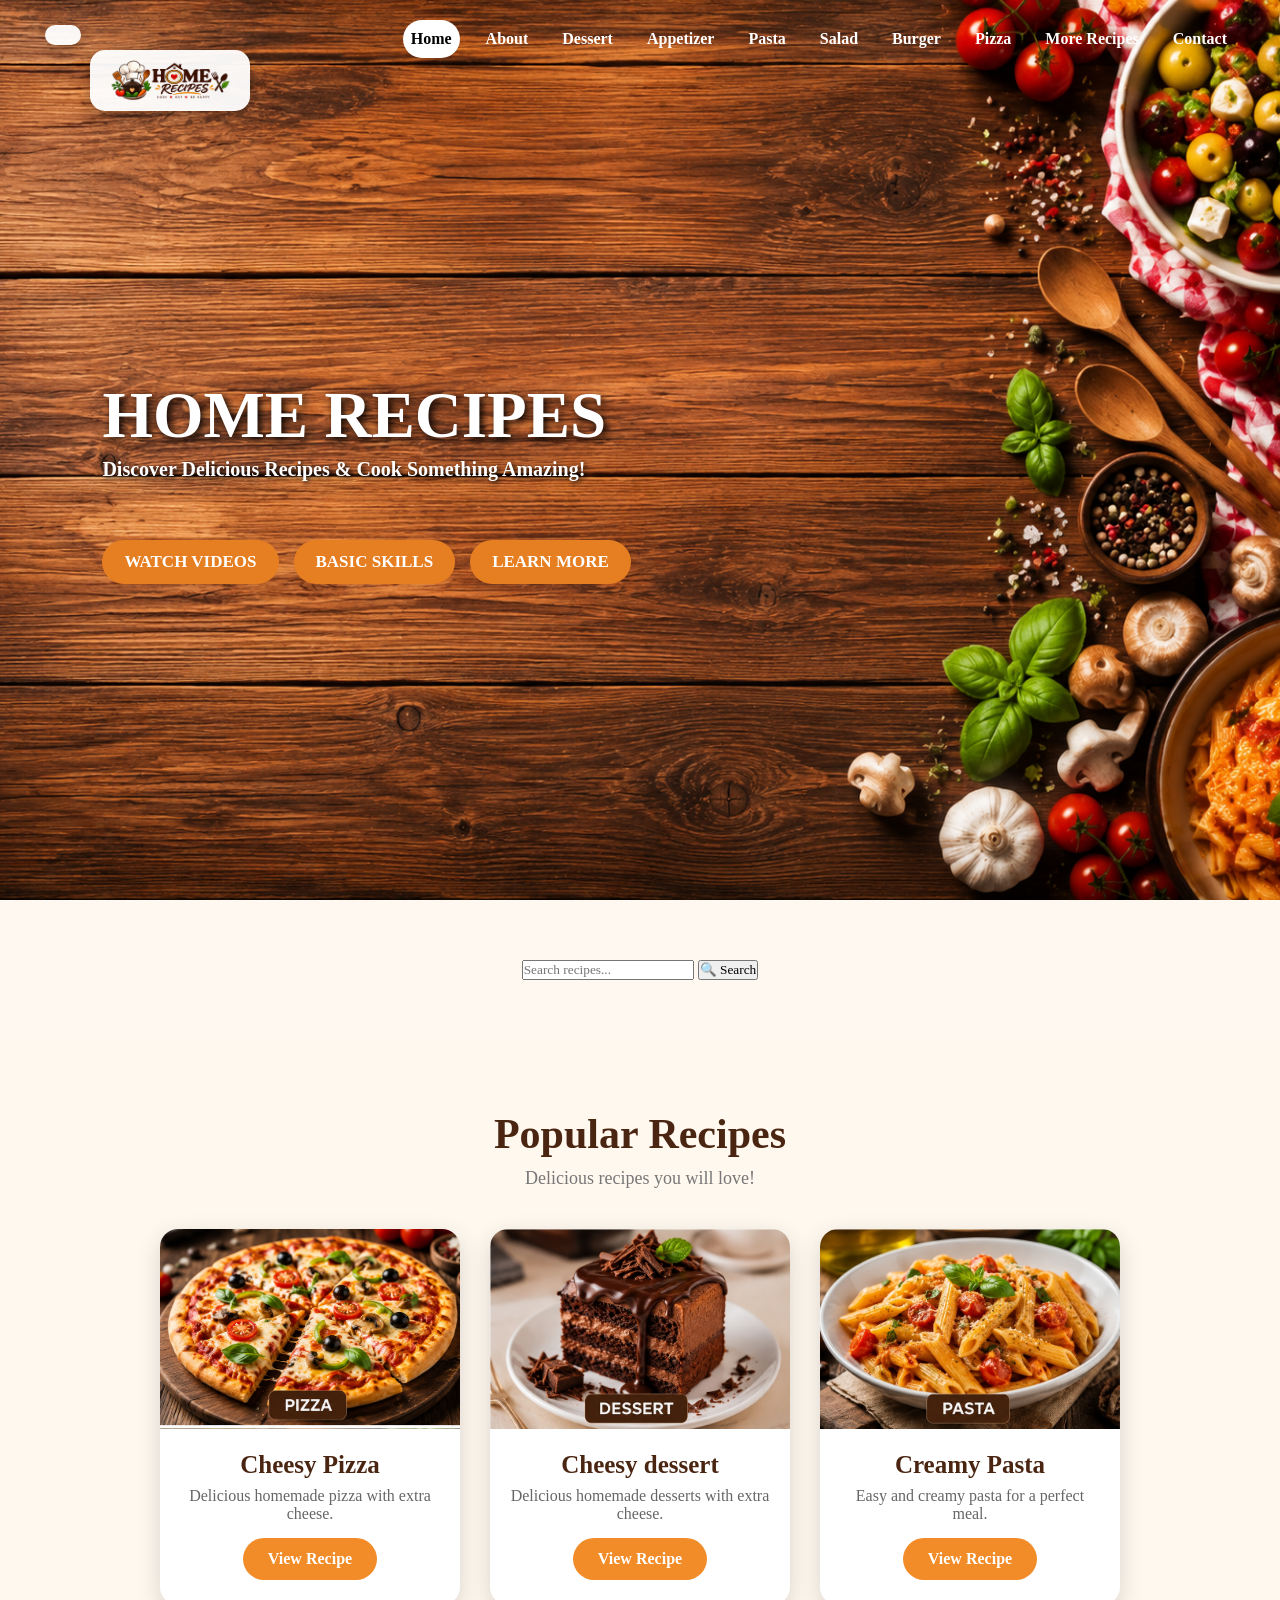
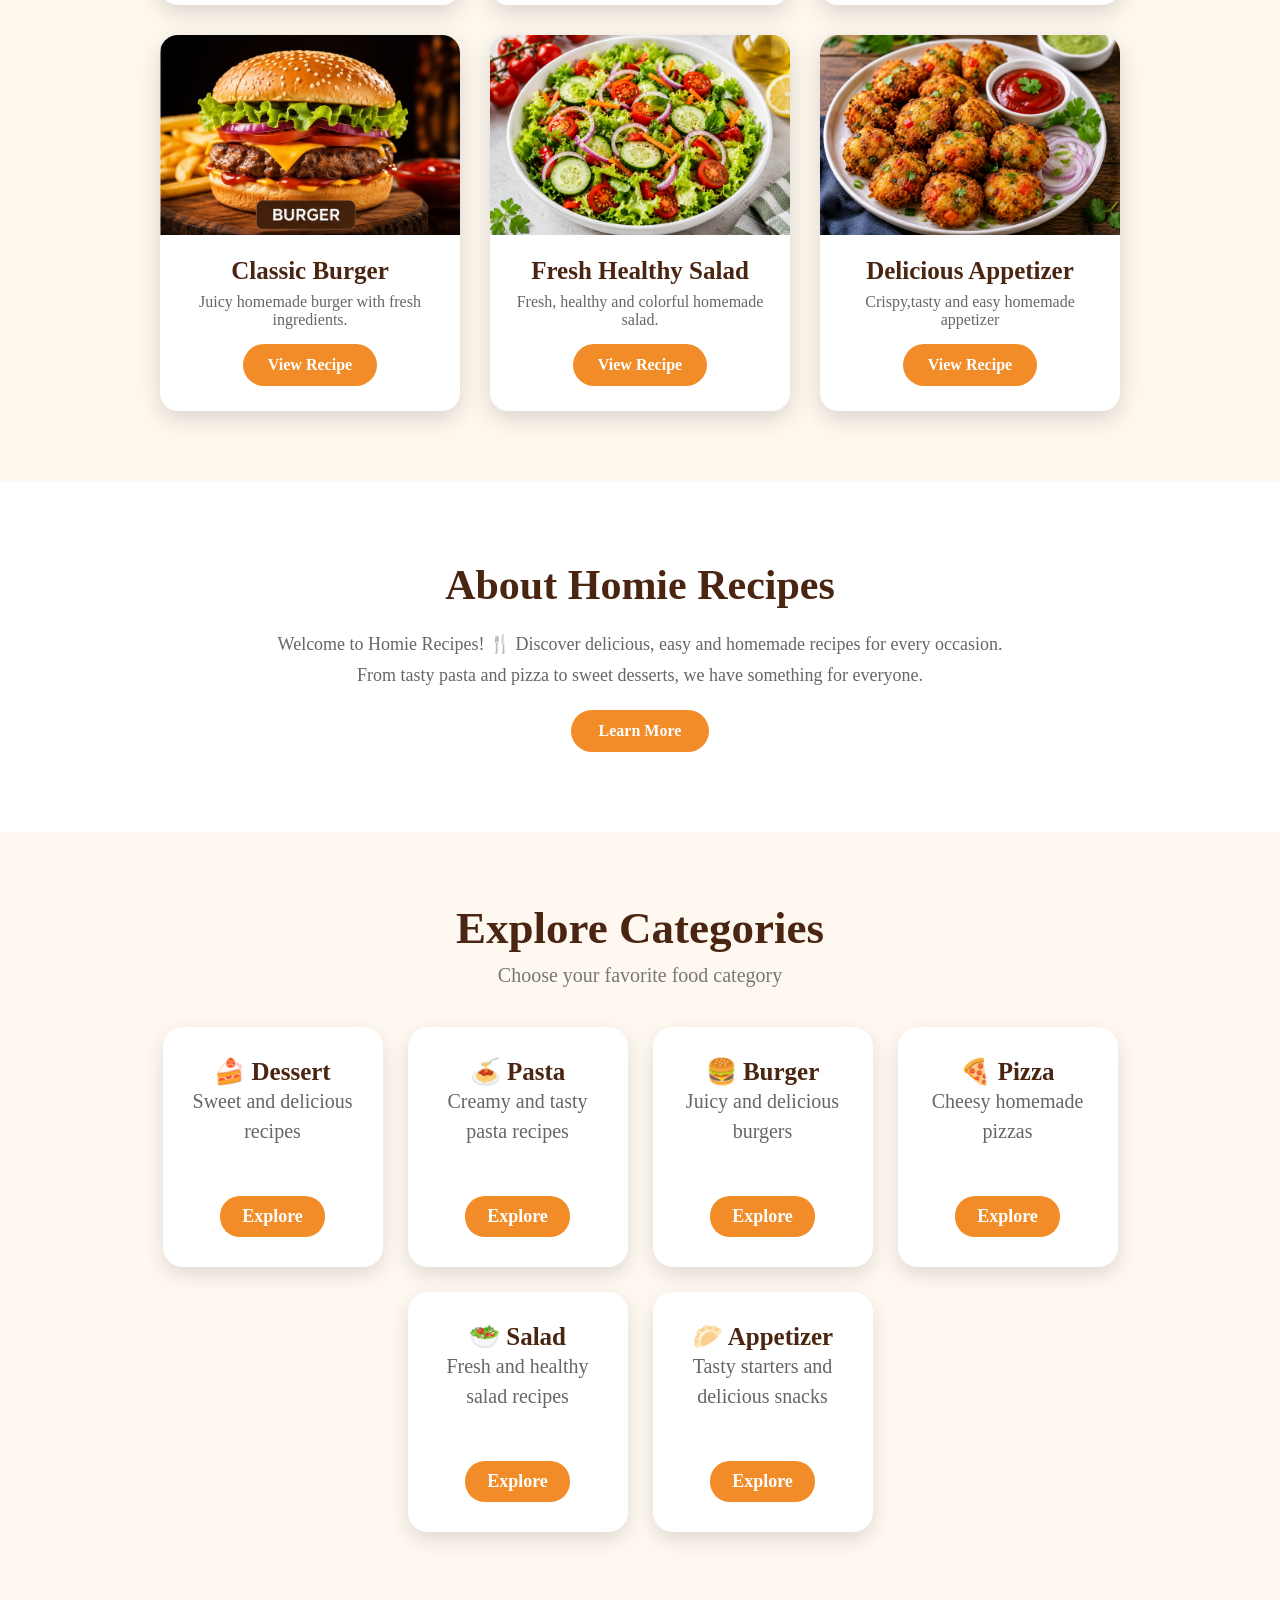
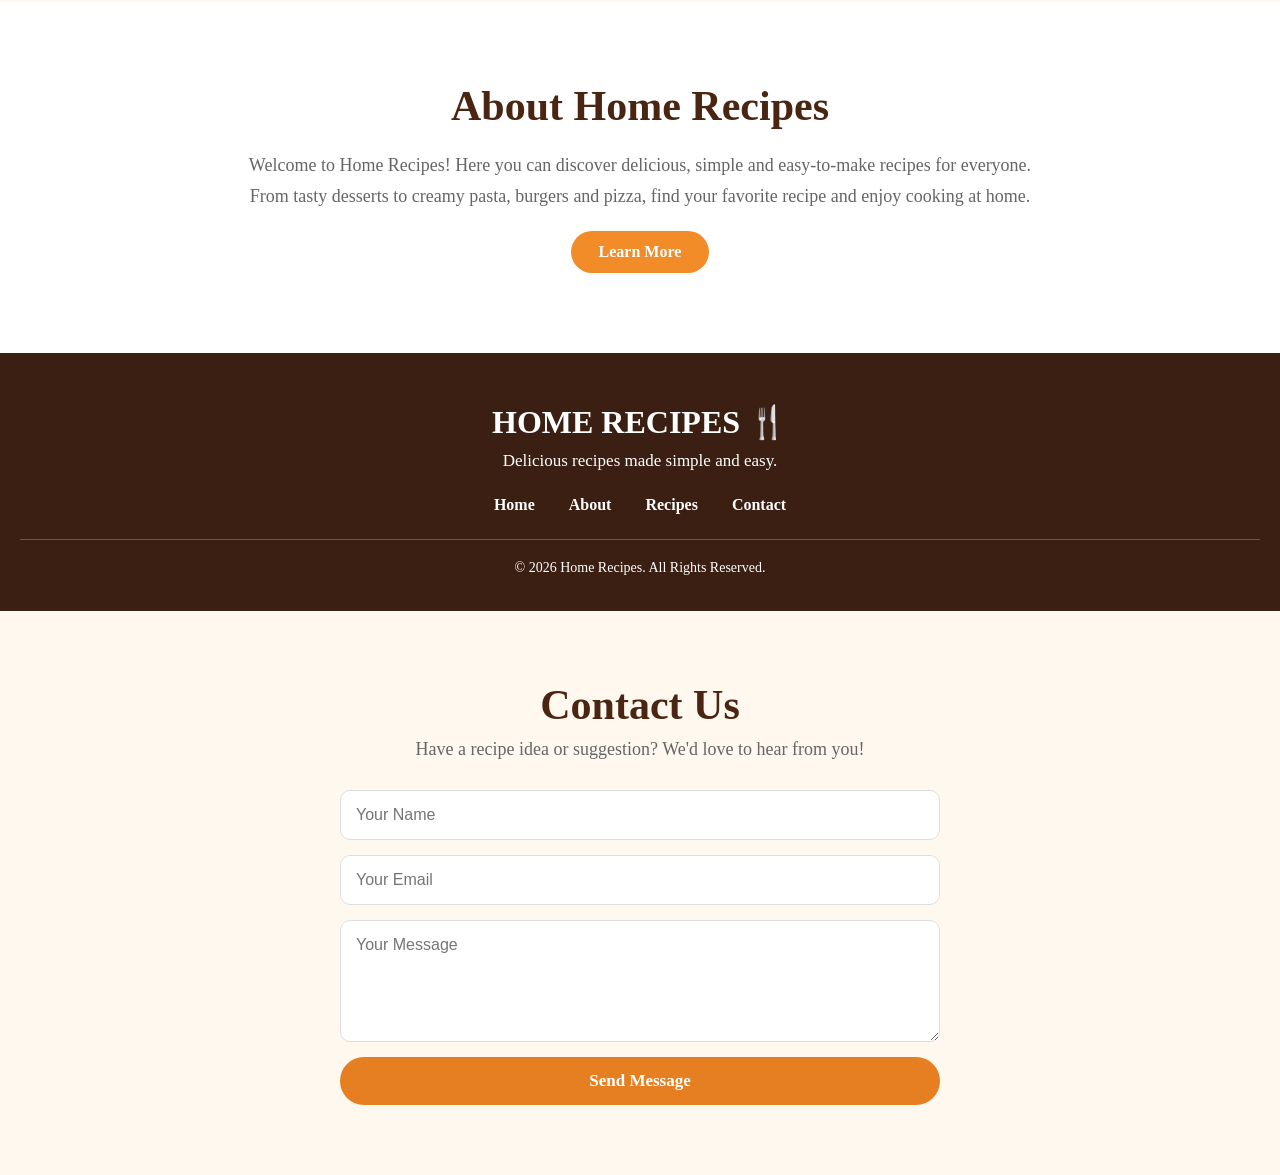
<file: index.html>
<!DOCTYPE html>
<html lang="en">
<head>
    
    <title>HOMIE RECIPES</title>
    <link rel="stylesheet" href="style.css">
</head>
<body>
    <header class="header">
        <div class="main">
            <div class="logo">
                <img src="logo.png" class="logo">
               

            </div>
            <ul>
                <li class="active"><a href="index.html">Home</a></li>
                <li><a href="about.html">About</a></li>
                <li><a href="dessert.html">Dessert</a></li>
                <li><a href="appetizer.html">Appetizer</a></li>
                <li><a href="pasta.html">Pasta</a></li>
                <li><a href="salad.html">Salad</a></li>
                <li><a href="burger.html">Burger</a></li>
                <li><a href="pizza.html">Pizza</a></li>
                <li><a href="#recipes">More Recipes</a></li>
                <li><a href="#contact">Contact</a></li>

            </ul>
        </div>
        <div class="title">
            <h1>HOME RECIPES</h1>
            <p>Discover Delicious Recipes & Cook Something Amazing!</p>
        </div>
        <div class="button">
            <a href="videos.html" class="btn">WATCH VIDEOS</a>
            <a href="skill.html" class="btn">BASIC SKILLS</a>
            <a href="about.html" class="btn">LEARN MORE</a>

        </div>
    </header>
<section class="search-section">
    <input type="text" id="searchInput" placeholder="Search recipes...">
    <button onclick="searchRecipe()">🔍 Search</button>
    <p id="searchResult"></p>
</section>
    <section class="recipes" id="recipes">
    <h2>Popular Recipes</h2>
    <p class="recipe-subtitle">Delicious recipes you will love!</p>

    <div class="recipe-container">

        <div class="recipe-card">
            <img src="pizza.jpg" alt="Pizza">
            <h3>Cheesy Pizza</h3>
            <p>Delicious homemade pizza with extra cheese.</p>
            <a href="pizza.html">View Recipe</a>
        </div>
          <div class="recipe-card">
            <img src="dessert.jpg" alt="Dessert">
            <h3>Cheesy dessert</h3>
            <p>Delicious homemade desserts with extra cheese.</p>
            <a href="dessert.html">View Recipe</a>
        </div>

        <div class="recipe-card">
            <img src="pasta.jpg" alt="Pasta">
            <h3>Creamy Pasta</h3>
            <p>Easy and creamy pasta for a perfect meal.</p>
            <a href="pasta.html">View Recipe</a>
        </div>

        <div class="recipe-card">
            <img src="burger.jpg" alt="Burger">
            <h3>Classic Burger</h3>
            <p>Juicy homemade burger with fresh ingredients.</p>
            <a href="burger.html">View Recipe</a>
        </div>
        <div class="recipe-card">
             <img src="salad.jpg" alt="Fresh Salad">
             <h3>Fresh Healthy Salad</h3>
             <p>Fresh, healthy and colorful homemade salad.</p>
             <a href="salad.html">View Recipe</a>
        </div>
        <div class="recipe-card">
            <img src="appetizer.jpg" alt="Appetizer">
            <h3>Delicious Appetizer</h3>
            <p>Crispy,tasty and easy homemade appetizer</p>
            <a href="appetizer.html">View Recipe</a>

        </div>

    </div>
</section>

<section class="about" id="about">
    <div class="about-content">
        <h2>About Homie Recipes</h2>

        <p>
            Welcome to Homie Recipes! 🍴
            Discover delicious, easy and homemade recipes
            for every occasion.
        </p>

        <p>
            From tasty pasta and pizza to sweet desserts,
            we have something for everyone.
        </p>

        <a href="#" class="about-btn">Learn More</a>
    </div>
</section>
<section class="categories">

    <h2>Explore Categories</h2>
    <p>Choose your favorite food category</p>

    <div class="category-container">

        <div class="category-card">
            <h3>🍰 Dessert</h3>
            <p>Sweet and delicious recipes</p>
            <a href="dessert.html">Explore</a>
        </div>

        <div class="category-card">
            <h3>🍝 Pasta</h3>
            <p>Creamy and tasty pasta recipes</p>
            <a href="pasta.html">Explore</a>
        </div>

        <div class="category-card">
            <h3>🍔 Burger</h3>
            <p>Juicy and delicious burgers</p>
            <a href="burger.html">Explore</a>
        </div>

        <div class="category-card">
            <h3>🍕 Pizza</h3>
            <p>Cheesy homemade pizzas</p>
            <a href="pizza.html">Explore</a>
        </div>
        <div class="category-card">
            <h3>🥗 Salad</h3>
            <p>Fresh and healthy salad recipes</p>
            <a href="salad.html">Explore</a>
        </div>
        <div class="category-card">
            <h3>🥟 Appetizer</h3>
            <p>Tasty starters and delicious snacks</p>
            <a href="appetizer.html">Explore</a>
        </div>

    </div>

</section>
<section class="about" id="about">
    <div class="about-content">
        <h2>About Home Recipes</h2>

        <p>
            Welcome to Home Recipes! Here you can discover
            delicious, simple and easy-to-make recipes for everyone.
        </p>

        <p>
            From tasty desserts to creamy pasta, burgers and pizza,
            find your favorite recipe and enjoy cooking at home.
        </p>

        <a href="#" class="about-btn">Learn More</a>
    </div>
</section>
<footer class="footer">

    <h2>HOME RECIPES 🍴</h2>

    <p>Delicious recipes made simple and easy.</p>

    <div class="footer-links">
        <a href="#">Home</a>
        <a href="#">About</a>
        <a href="#">Recipes</a>
        <a href="#">Contact</a>
    </div>

    <p class="copyright">
        © 2026 Home Recipes. All Rights Reserved.
    </p>

</footer>
<script>
function searchRecipe() {

    let search = document.getElementById("searchInput").value.toLowerCase();
    let result = document.getElementById("searchResult");

    if (search.includes("pizza")) {
        window.location.href = "pizza.html";
    }
    else if (search.includes("pasta")) {
        window.location.href = "pasta.html";
    }
    else if (search.includes("burger")) {
        window.location.href = "burger.html";
    }
    else if (search.includes("dessert")) {
        window.location.href = "dessert.html";
    }
    else {
        result.innerHTML = "Recipe not found 😕";
    }
}
</script>
<section class="contact" id="contact">

    <h2>Contact Us</h2>
    <p>Have a recipe idea or suggestion? We'd love to hear from you!</p>

    <form class="contact-form">

        <input type="text" placeholder="Your Name" required>

        <input type="email" placeholder="Your Email" required>

        <textarea placeholder="Your Message" rows="5" required></textarea>

        <button type="submit">Send Message</button>

    </form>

</section>
</body>
</html>
</file>
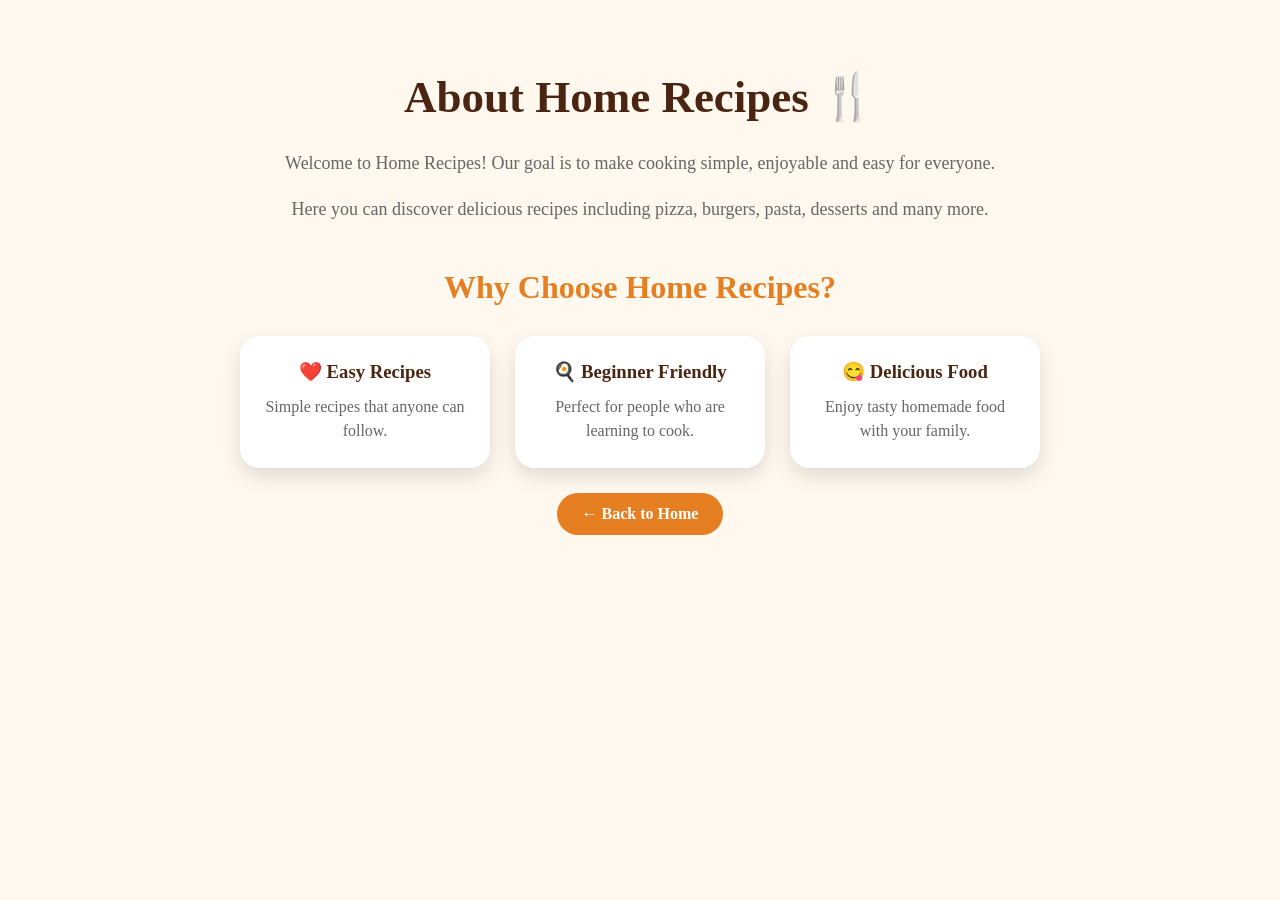
<file: about.html>
<!DOCTYPE html>
<html lang="en">
<head>
    <meta charset="UTF-8">
    <meta name="viewport" content="width=device-width, initial-scale=1.0">
    <title>About Us - Home Recipes</title>
    <link rel="stylesheet" href="style.css">
</head>

<body>

<section class="about-page">

    <h1>About Home Recipes 🍴</h1>

    <p>
        Welcome to Home Recipes!
        Our goal is to make cooking simple, enjoyable and easy for everyone.
    </p>

    <p>
        Here you can discover delicious recipes including
        pizza, burgers, pasta, desserts and many more.
    </p>

    <h2>Why Choose Home Recipes?</h2>

    <div class="about-box">
        <div>
            <h3>❤️ Easy Recipes</h3>
            <p>Simple recipes that anyone can follow.</p>
        </div>

        <div>
            <h3>🍳 Beginner Friendly</h3>
            <p>Perfect for people who are learning to cook.</p>
        </div>

        <div>
            <h3>😋 Delicious Food</h3>
            <p>Enjoy tasty homemade food with your family.</p>
        </div>
    </div>

    <a href="index.html" class="back-btn">← Back to Home</a>

</section>

</body>
</html>
</file>
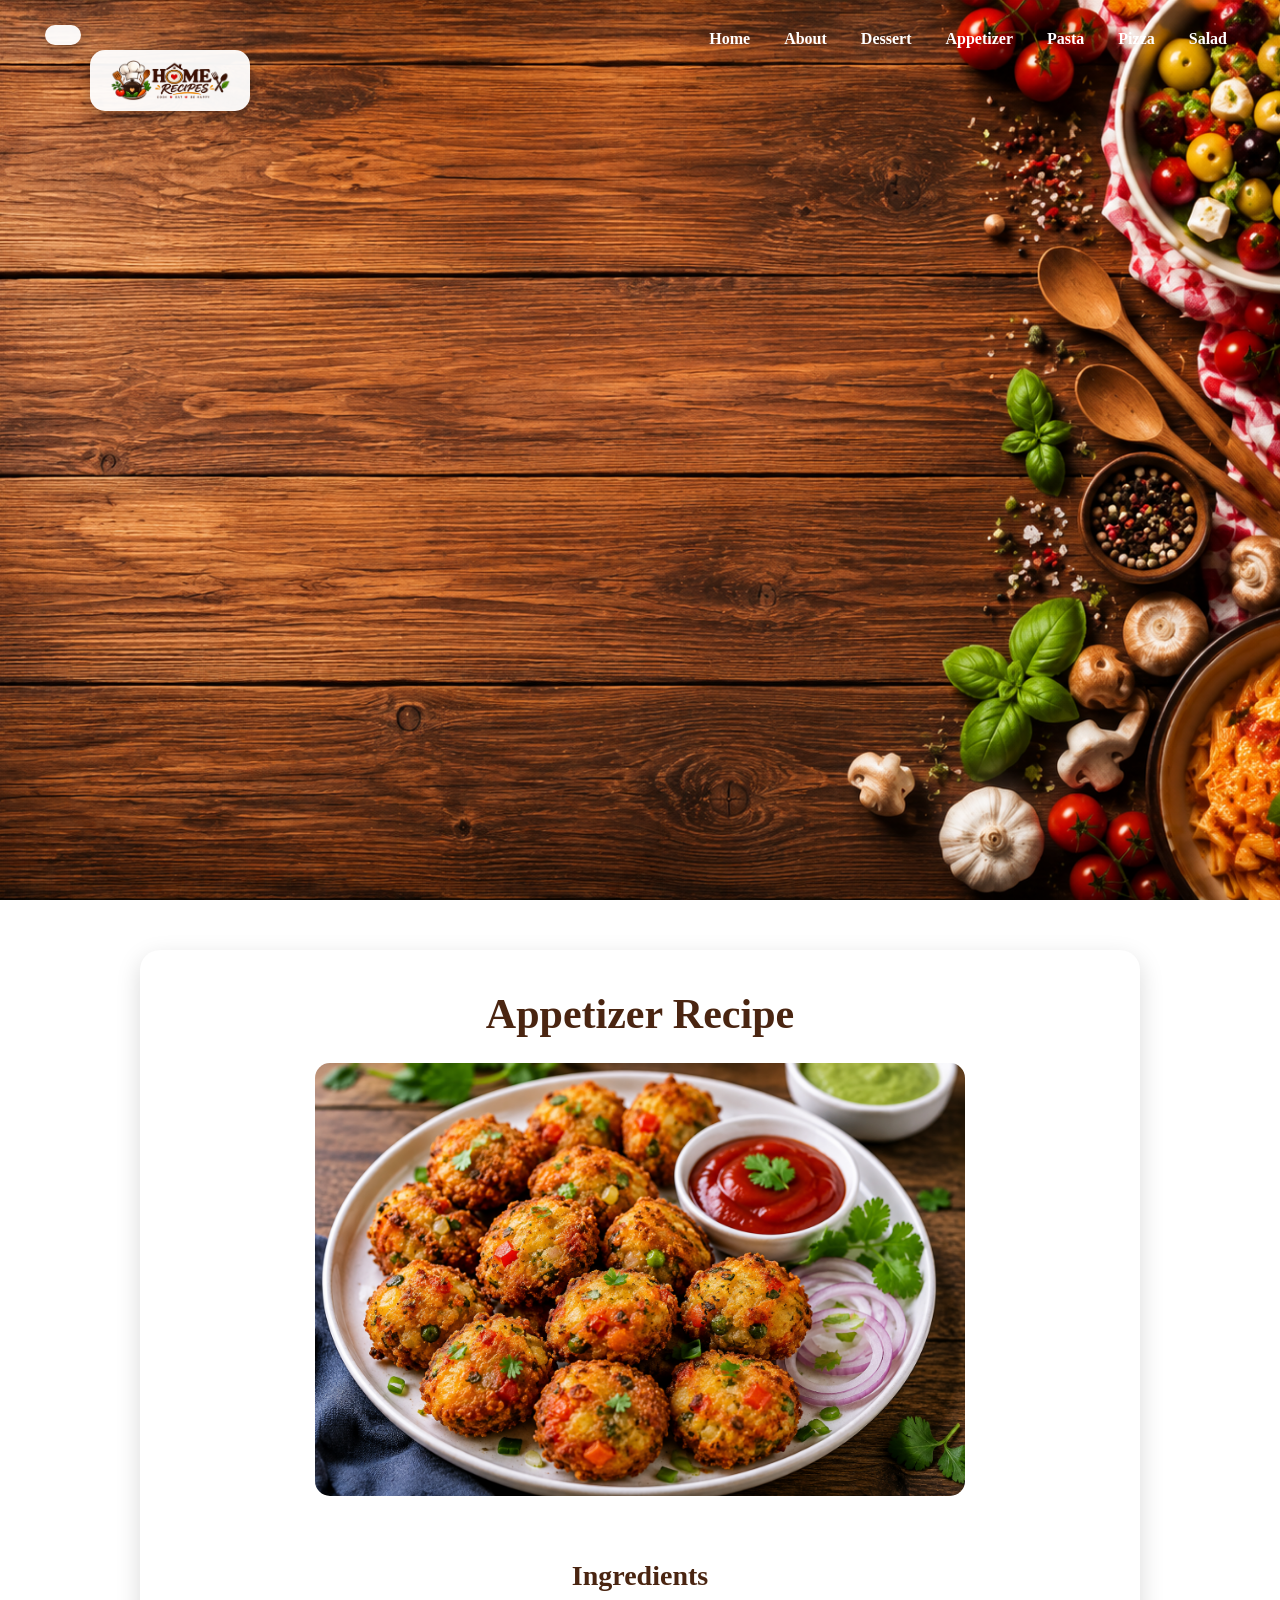
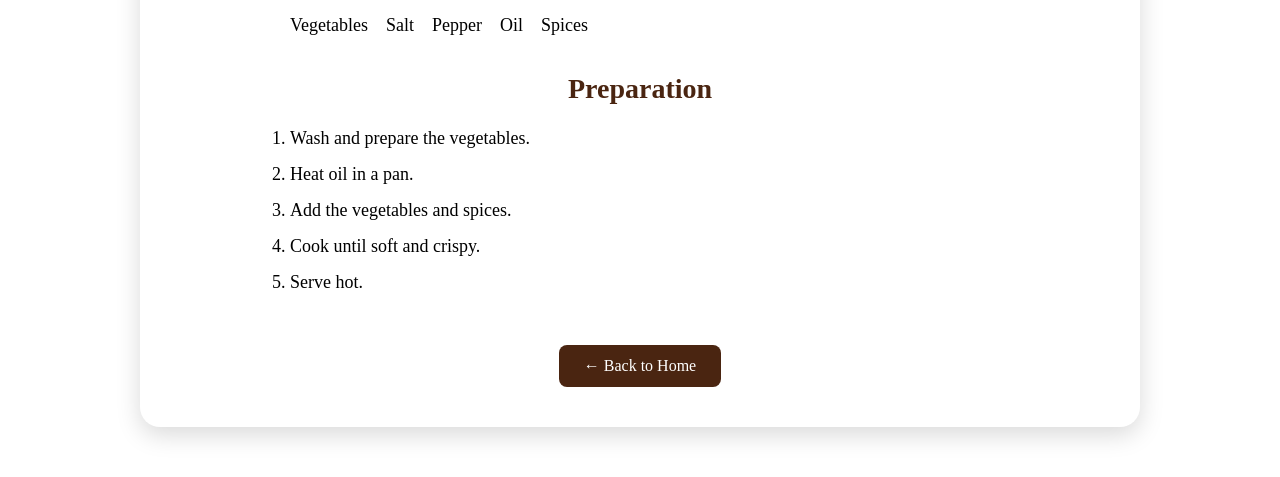
<file: appetizer.html>
<!DOCTYPE html>
<html lang="en">
<head>
    <meta charset="UTF-8">
    <meta name="viewport" content="width=device-width, initial-scale=1.0">
    <title>Appetizer - Home Recipes</title>
    <link rel="stylesheet" href="style.css">
</head>

<body>

    <header class="header">
        <div class="main">

            <div class="logo">
                <img src="logo.png" class="logo">
            </div>

            <ul>
                <li><a href="index.html">Home</a></li>
                <li><a href="about.html">About</a></li>
                <li><a href="dessert.html">Dessert</a></li>
                <li><a href="appetizer.html">Appetizer</a></li>
                <li><a href="pasta.html">Pasta</a></li>
                <li><a href="pizza.html">Pizza</a></li>
                <li><a href="salad.html">Salad</a></li>
            </ul>

        </div>
    </header>

    <section>
        <div class="recipe">

            <h1>Appetizer Recipe</h1>

            <img src="appetizer.jpg" alt="Appetizer">

            <h2>Ingredients</h2>

            <ul>
                <li>Vegetables</li>
                <li>Salt</li>
                <li>Pepper</li>
                <li>Oil</li>
                <li>Spices</li>
            </ul>

            <h2>Preparation</h2>

            <ol>
                <li>Wash and prepare the vegetables.</li>
                <li>Heat oil in a pan.</li>
                <li>Add the vegetables and spices.</li>
                <li>Cook until soft and crispy.</li>
                <li>Serve hot.</li>
            </ol>

            <a href="index.html">← Back to Home</a>

        </div>
    </section>

</body>
</html>
</file>
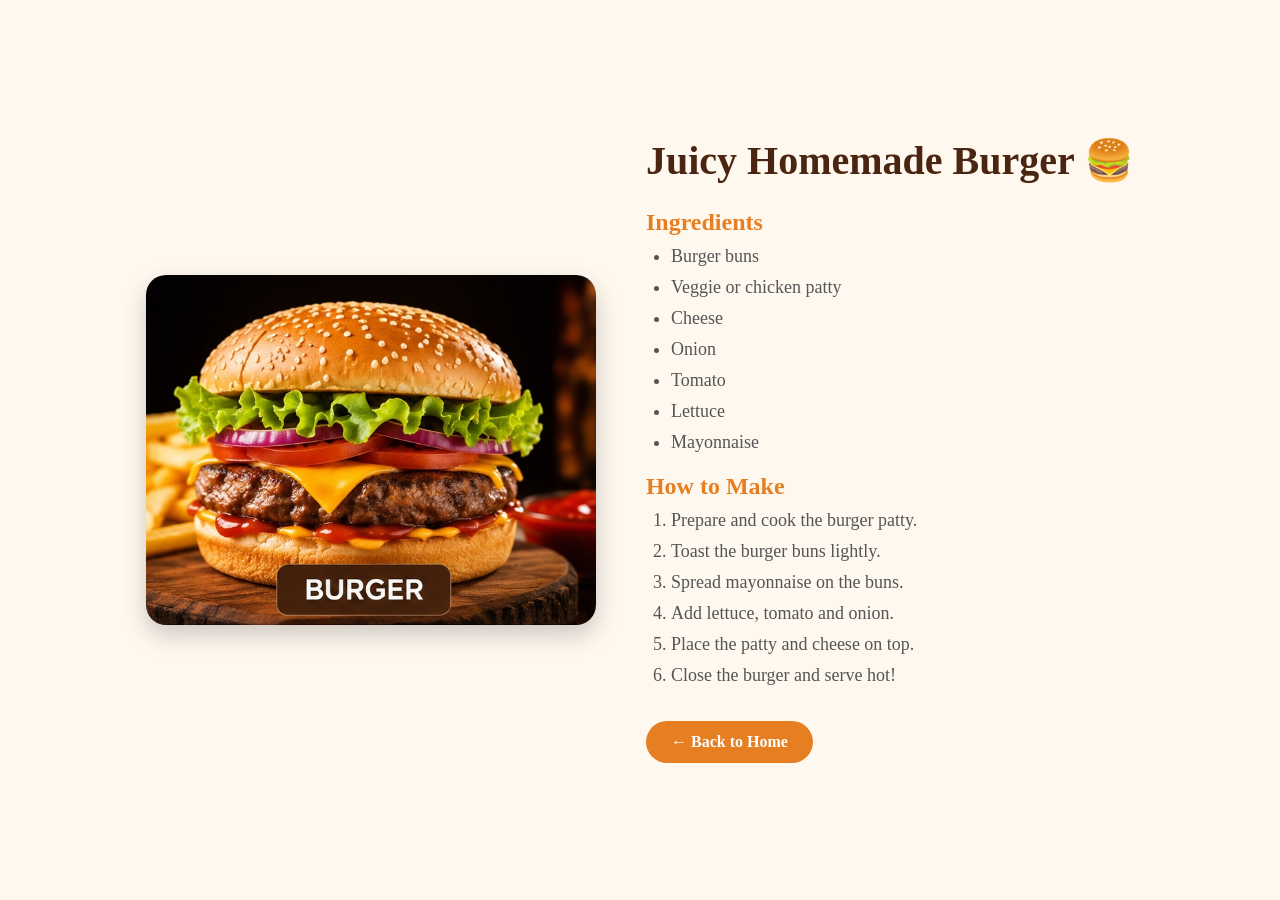
<file: burger.html>
<!DOCTYPE html>
<html lang="en">
<head>
    <meta charset="UTF-8">
    <meta name="viewport" content="width=device-width, initial-scale=1.0">
    <title>Delicious Burger - Home Recipes</title>
    <link rel="stylesheet" href="style.css">
</head>

<body>

<section class="recipe-details">

    <img src="burger.jpg" alt="Delicious Burger">

    <div class="recipe-info">

        <h1>Juicy Homemade Burger 🍔</h1>

        <h2>Ingredients</h2>

        <ul>
            <li>Burger buns</li>
            <li>Veggie or chicken patty</li>
            <li>Cheese</li>
            <li>Onion</li>
            <li>Tomato</li>
            <li>Lettuce</li>
            <li>Mayonnaise</li>
        </ul>

        <h2>How to Make</h2>

        <ol>
            <li>Prepare and cook the burger patty.</li>
            <li>Toast the burger buns lightly.</li>
            <li>Spread mayonnaise on the buns.</li>
            <li>Add lettuce, tomato and onion.</li>
            <li>Place the patty and cheese on top.</li>
            <li>Close the burger and serve hot!</li>
        </ol>

        <a href="index.html" class="back-btn">← Back to Home</a>

    </div>

</section>

</body>
</html>
</file>
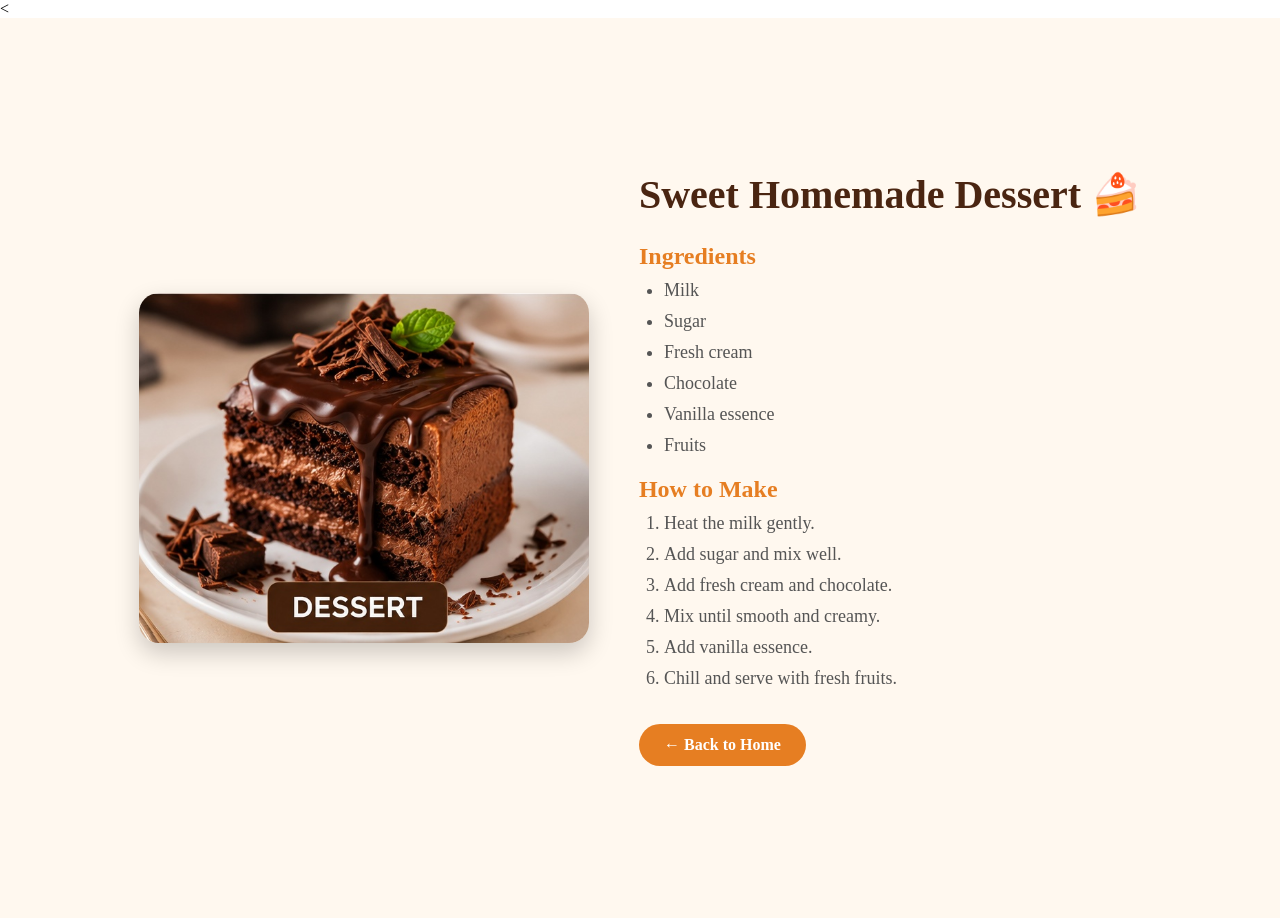
<file: dessert.html>
<<!DOCTYPE html>
<html lang="en">
<head>
    <meta charset="UTF-8">
    <meta name="viewport" content="width=device-width, initial-scale=1.0">
    <title>Delicious Dessert - Home Recipes</title>
    <link rel="stylesheet" href="style.css">
</head>

<body>

<section class="recipe-details">

    <img src="dessert.jpg" alt="Delicious Dessert">

    <div class="recipe-info">

        <h1>Sweet Homemade Dessert 🍰</h1>

        <h2>Ingredients</h2>

        <ul>
            <li>Milk</li>
            <li>Sugar</li>
            <li>Fresh cream</li>
            <li>Chocolate</li>
            <li>Vanilla essence</li>
            <li>Fruits</li>
        </ul>

        <h2>How to Make</h2>

        <ol>
            <li>Heat the milk gently.</li>
            <li>Add sugar and mix well.</li>
            <li>Add fresh cream and chocolate.</li>
            <li>Mix until smooth and creamy.</li>
            <li>Add vanilla essence.</li>
            <li>Chill and serve with fresh fruits.</li>
        </ol>

        <a href="index.html" class="back-btn">← Back to Home</a>

    </div>

</section>

</body>
</html>
</file>
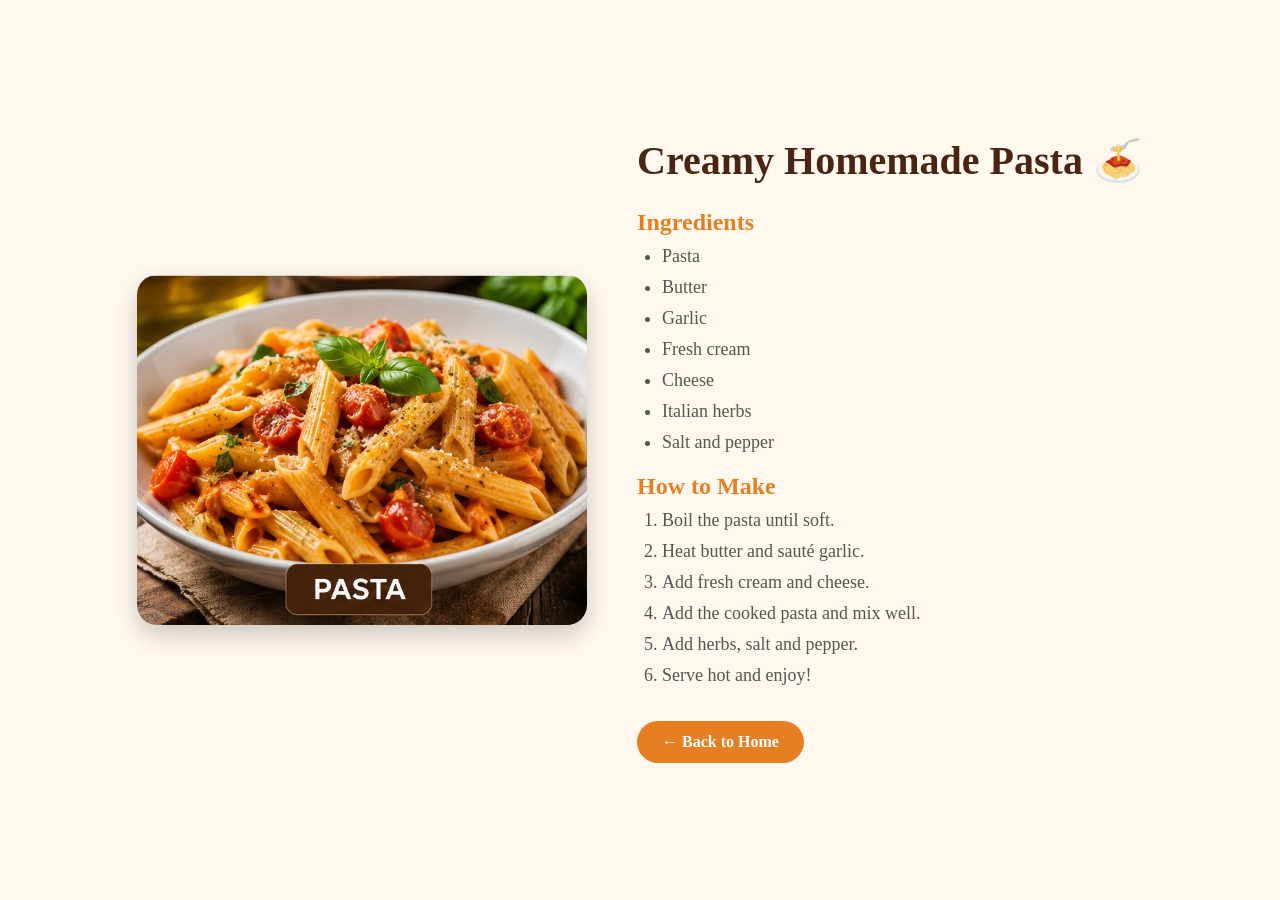
<file: pasta.html>
<!DOCTYPE html>
<html lang="en">
<head>
    <meta charset="UTF-8">
    <meta name="viewport" content="width=device-width, initial-scale=1.0">
    <title>Delicious Pasta - Home Recipes</title>
    <link rel="stylesheet" href="style.css">
</head>

<body>

<section class="recipe-details">

    <img src="pasta.jpg" alt="Delicious Pasta">

    <div class="recipe-info">

        <h1>Creamy Homemade Pasta 🍝</h1>

        <h2>Ingredients</h2>

        <ul>
            <li>Pasta</li>
            <li>Butter</li>
            <li>Garlic</li>
            <li>Fresh cream</li>
            <li>Cheese</li>
            <li>Italian herbs</li>
            <li>Salt and pepper</li>
        </ul>

        <h2>How to Make</h2>

        <ol>
            <li>Boil the pasta until soft.</li>
            <li>Heat butter and sauté garlic.</li>
            <li>Add fresh cream and cheese.</li>
            <li>Add the cooked pasta and mix well.</li>
            <li>Add herbs, salt and pepper.</li>
            <li>Serve hot and enjoy!</li>
        </ol>

        <a href="index.html" class="back-btn">← Back to Home</a>

    </div>

</section>

</body>
</html>
</file>
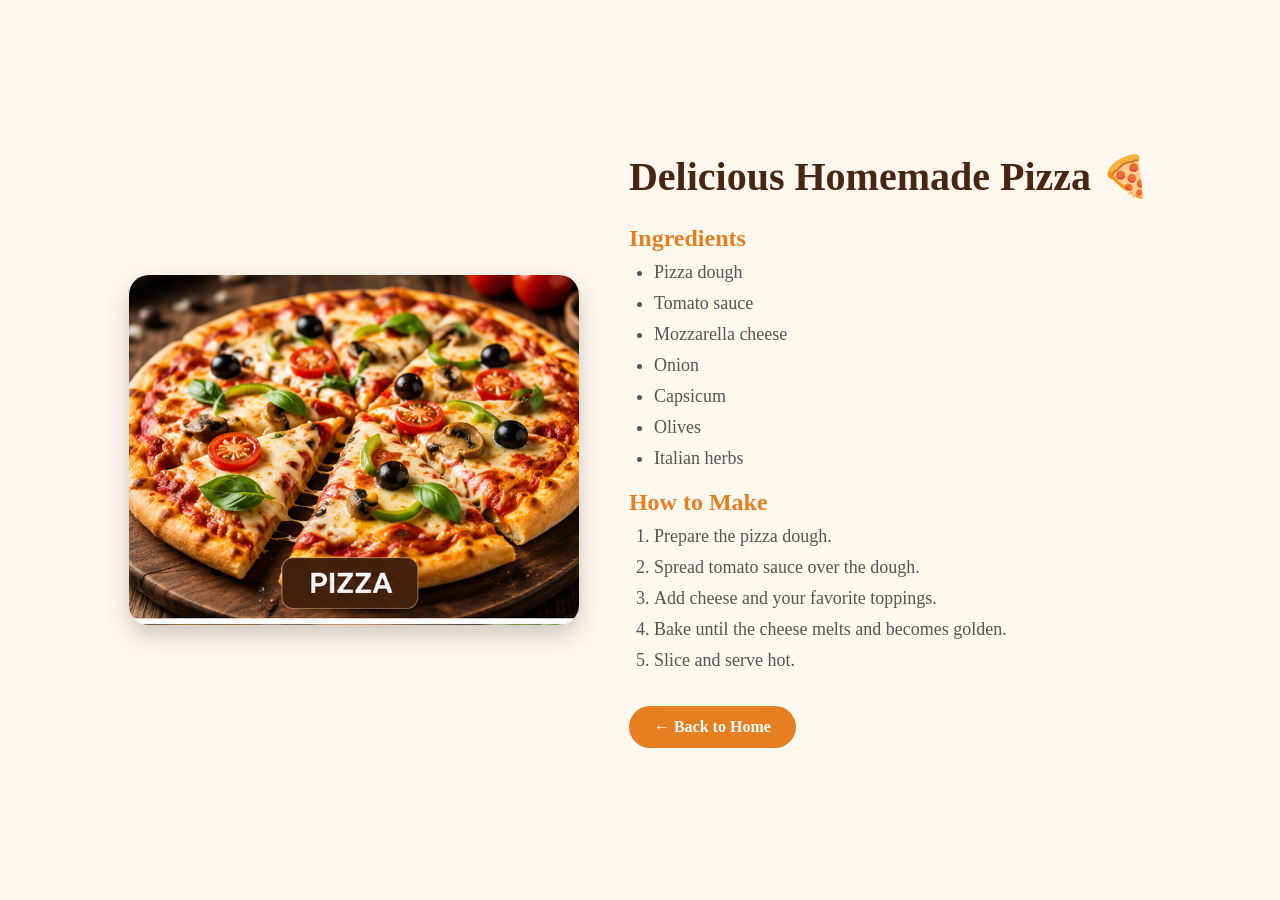
<file: pizza.html>
<!DOCTYPE html>
<html lang="en">
<head>
    <meta charset="UTF-8">
    <meta name="viewport" content="width=device-width, initial-scale=1.0">
    <title>Delicious Pizza - Home Recipes</title>
    <link rel="stylesheet" href="style.css">
</head>

<body>

<section class="recipe-details">

    <img src="pizza.jpg" alt="Delicious Pizza">

    <div class="recipe-info">

        <h1>Delicious Homemade Pizza 🍕</h1>

        <h2>Ingredients</h2>

        <ul>
            <li>Pizza dough</li>
            <li>Tomato sauce</li>
            <li>Mozzarella cheese</li>
            <li>Onion</li>
            <li>Capsicum</li>
            <li>Olives</li>
            <li>Italian herbs</li>
        </ul>

        <h2>How to Make</h2>

        <ol>
            <li>Prepare the pizza dough.</li>
            <li>Spread tomato sauce over the dough.</li>
            <li>Add cheese and your favorite toppings.</li>
            <li>Bake until the cheese melts and becomes golden.</li>
            <li>Slice and serve hot.</li>
        </ol>

        <a href="index.html" class="back-btn">← Back to Home</a>

    </div>

</section>

</body>
</html>
</file>
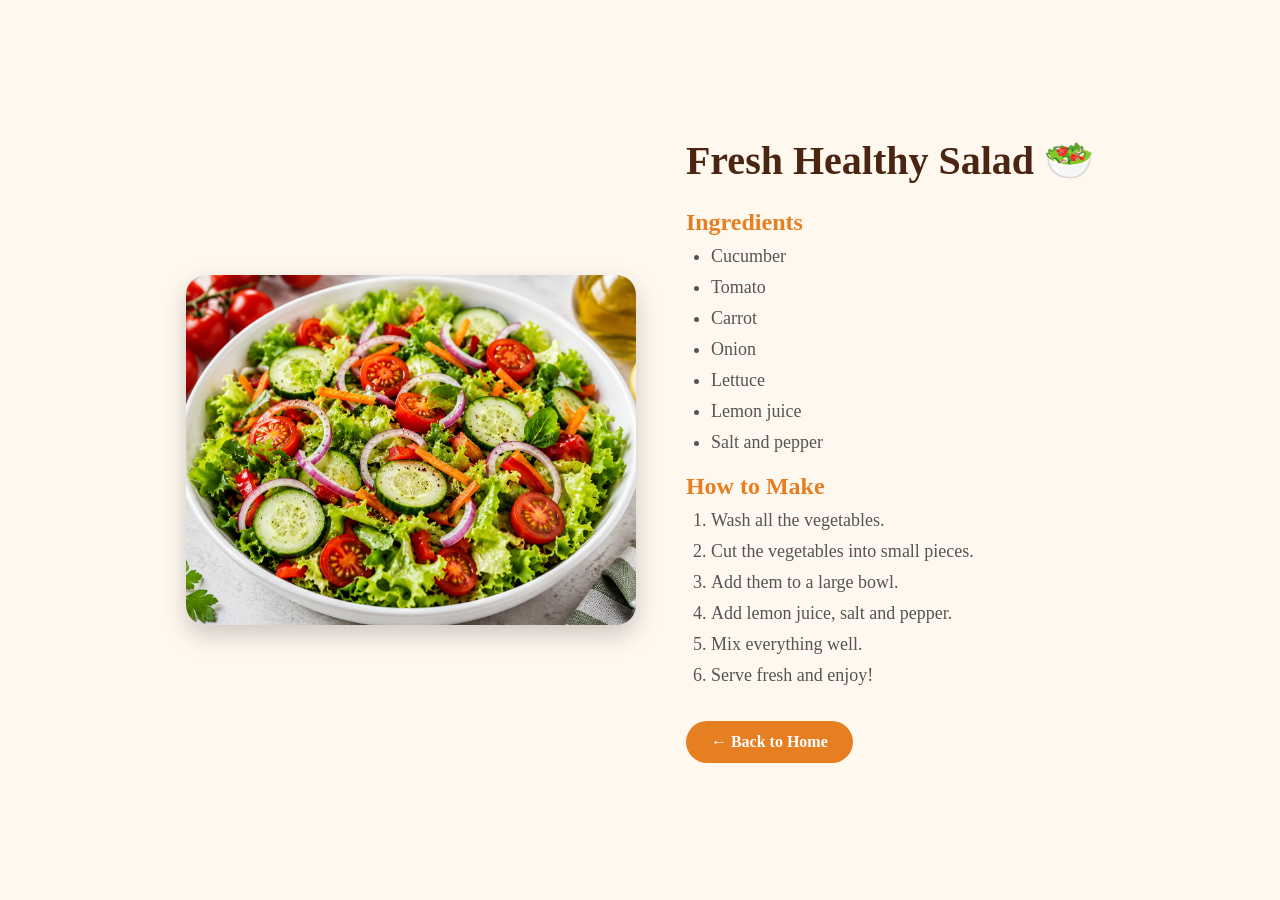
<file: salad.html>
<!DOCTYPE html>
<html lang="en">
<head>
    <meta charset="UTF-8">
    <meta name="viewport" content="width=device-width, initial-scale=1.0">
    <title>Fresh Salad - Home Recipes</title>
    <link rel="stylesheet" href="style.css">
</head>

<body>

<section class="recipe-details">

    <img src="salad.jpg" alt="Fresh Salad">

    <div class="recipe-info">

        <h1>Fresh Healthy Salad 🥗</h1>

        <h2>Ingredients</h2>

        <ul>
            <li>Cucumber</li>
            <li>Tomato</li>
            <li>Carrot</li>
            <li>Onion</li>
            <li>Lettuce</li>
            <li>Lemon juice</li>
            <li>Salt and pepper</li>
        </ul>

        <h2>How to Make</h2>

        <ol>
            <li>Wash all the vegetables.</li>
            <li>Cut the vegetables into small pieces.</li>
            <li>Add them to a large bowl.</li>
            <li>Add lemon juice, salt and pepper.</li>
            <li>Mix everything well.</li>
            <li>Serve fresh and enjoy!</li>
        </ol>

        <a href="index.html" class="back-btn">← Back to Home</a>

    </div>

</section>

</body>
</html>
</file>
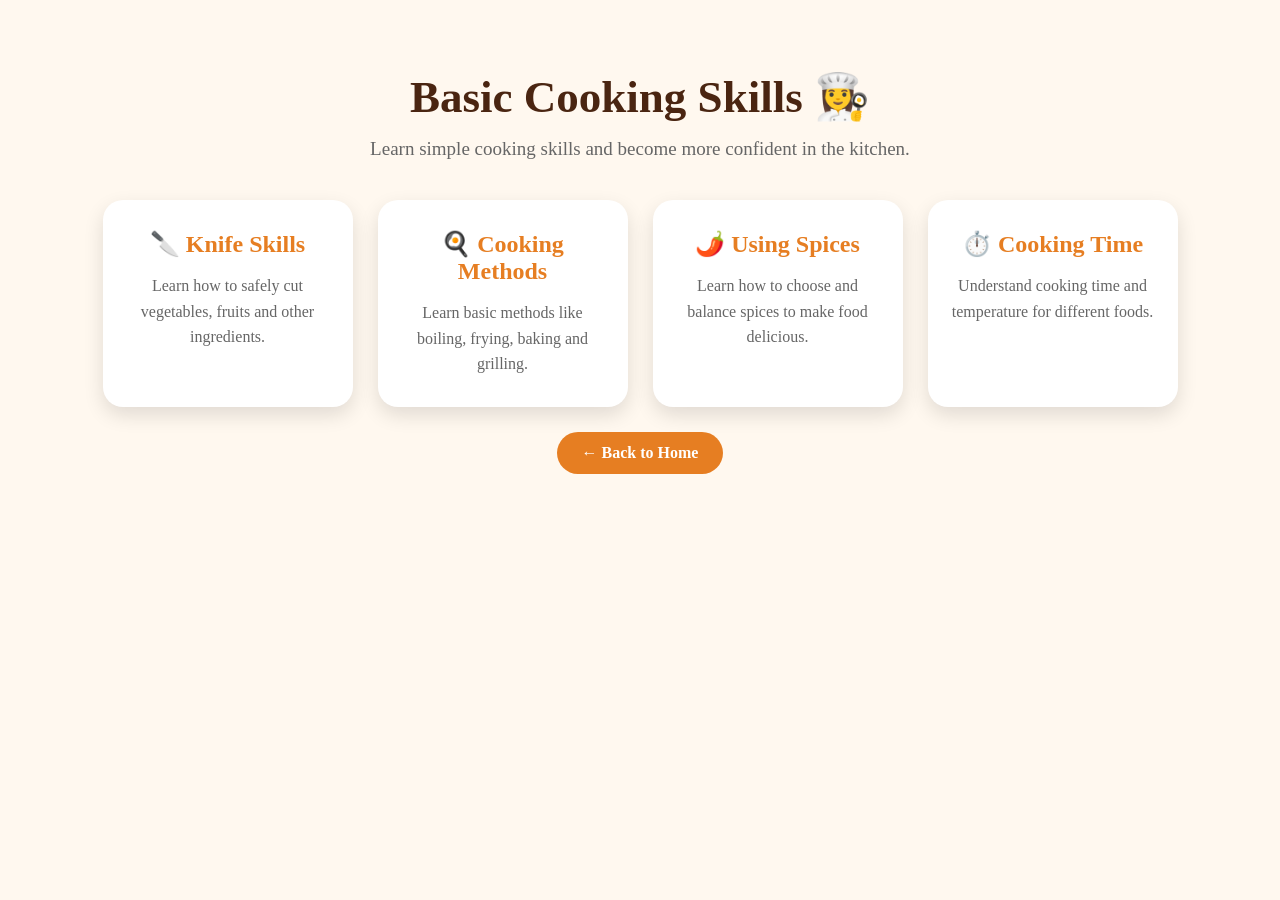
<file: skill.html>
<!DOCTYPE html>
<html lang="en">
<head>
    <meta charset="UTF-8">
    <meta name="viewport" content="width=device-width, initial-scale=1.0">
    <title>Basic Cooking Skills - Home Recipes</title>
    <link rel="stylesheet" href="style.css">
</head>

<body>

<section class="skills-page">

    <h1>Basic Cooking Skills 👩‍🍳</h1>

    <p>Learn simple cooking skills and become more confident in the kitchen.</p>

    <div class="skills-container">

        <div class="skill-card">
            <h2>🔪 Knife Skills</h2>
            <p>Learn how to safely cut vegetables, fruits and other ingredients.</p>
        </div>

        <div class="skill-card">
            <h2>🍳 Cooking Methods</h2>
            <p>Learn basic methods like boiling, frying, baking and grilling.</p>
        </div>

        <div class="skill-card">
            <h2>🌶️ Using Spices</h2>
            <p>Learn how to choose and balance spices to make food delicious.</p>
        </div>

        <div class="skill-card">
            <h2>⏱️ Cooking Time</h2>
            <p>Understand cooking time and temperature for different foods.</p>
        </div>

    </div>

    <a href="index.html" class="back-btn">← Back to Home</a>

</section>

</body>
</html>
</file>
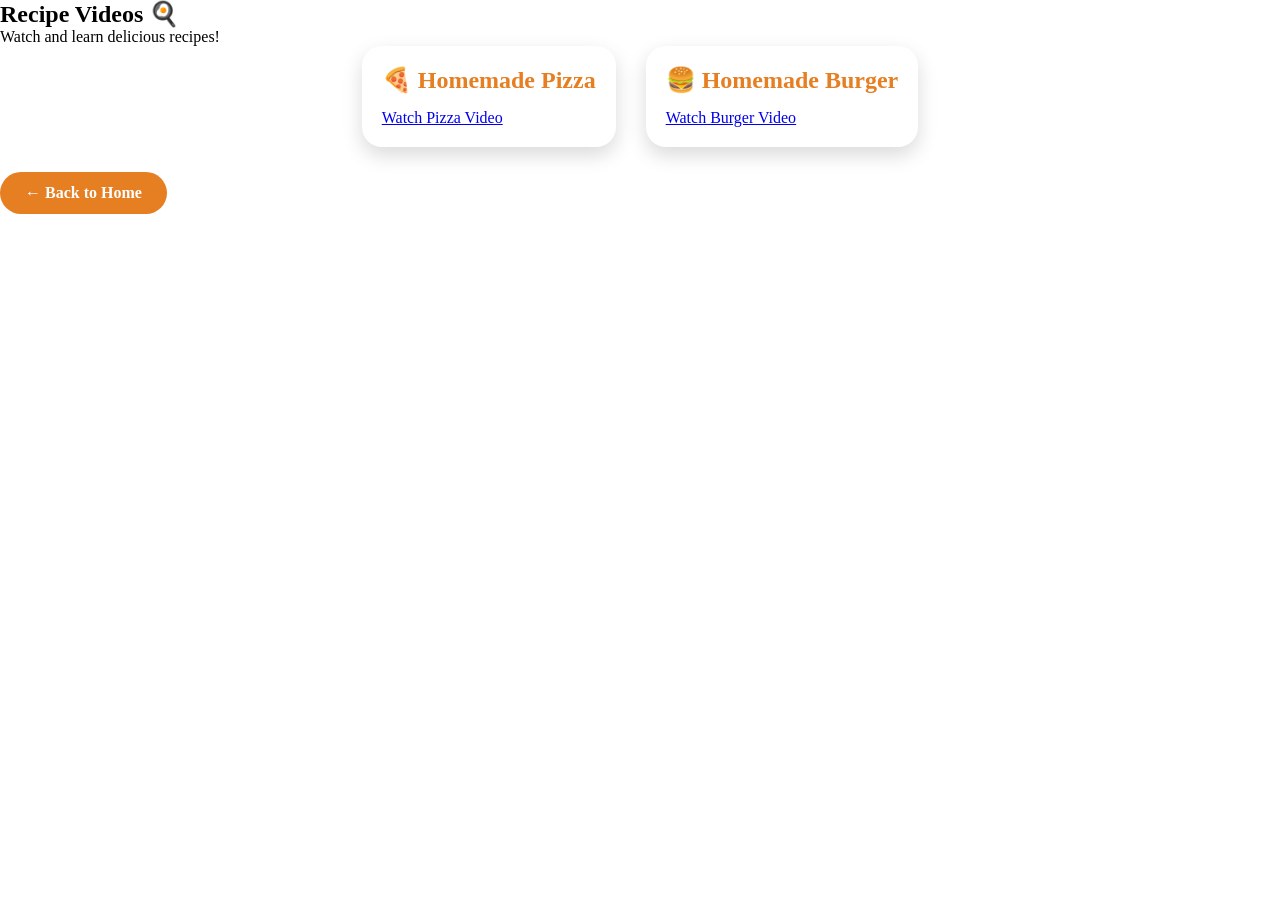
<file: videos.html>
<!DOCTYPE html>
<html lang="en">
<head>
    <meta charset="UTF-8">
    <meta name="viewport" content="width=device-width, initial-scale=1.0">
    <title>Recipe Videos - Home Recipes</title>
    <link rel="stylesheet" href="style.css">
</head>

<body>

    <section class="videos-page">

        <h1>Recipe Videos 🍳</h1>
        <p>Watch and learn delicious recipes!</p>

        <div class="video-container">

            <div class="video-card">
                <h2>🍕 Homemade Pizza</h2>

               <a href="https://www.youtube.com/results?search_query=homemade+pizza+recipe" target="_blank">
    Watch Pizza Video
</a>

            </div>

            <div class="video-card">
                <h2>🍔 Homemade Burger</h2>

             <a href="https://www.youtube.com/results?search_query=homemade+burger+recipe"
   target="_blank">
    Watch Burger Video
</a>

            </div>

        </div>

        <a href="index.html" class="back-btn">← Back to Home</a>

    </section>

</body>
</html>
</file>
<file: style.css>
*{
    margin: 0;
    padding: 0px;
    font-family: Century;
}
.header {
    width: 100%;
    height: 100vh;

    background-image: url("b.jpeg");
    background-size: cover;
    background-position: center;
    background-repeat: no-repeat;
}

ul {
    display: flex;
    list-style: none;
    gap: 8px;
    margin: 0;
    padding: 0;
}

ul li a {
    display: block;
    text-decoration: none;
    color: white;
    padding: 12px 18px;
    font-size: 17px;
    font-weight: bold;
    border-radius: 25px;
    transition: 0.3s;
}

ul li a:hover {
    background-color: white;
    color: #e67e22;
    transform: translateY(-3px);
}

.active a {
    background-color: white;
    color: #e67e22 !important;
}


.logo img{
    float: left;
    width: 150px;
    height: auto;
    
}
* {
    margin: 0;
    padding: 0;
    box-sizing: border-box;
}
.header {
    width: 100%;
    height: 100vh;
    background-image: url("./b.jpeg");
    background-size: cover;
    background-position: center;
    background-repeat: no-repeat;
    
}

.main {
    width: 100%;
    padding: 20px 45px;
    display: flex;
    justify-content: flex-end;
    align-items: center;
    position: relative;
    z-index: 10;
}

.logo {
    position: absolute;
    left: 45px;
    top: 25px;
    z-index: 20;

    background: rgba(255, 255, 255, 0.95);
    padding: 10px 18px;
    border-radius: 15px;
    box-shadow: 0 5px 15px rgba(0, 0, 0, 0.3);
}

.logo img {
    width: 160px;
    height: auto;
    display: block;
}
ul {
    display: flex;
    list-style: none;
    gap: 18px;
    margin: 0;
    padding: 0;
    align-items: center;
}

ul li a {
    display: block;
    text-decoration: none;
    color: white;
    padding: 10px 8px;
    font-size: 16px;
    font-weight: bold;
    border-radius: 25px;
    transition: 0.3s;
    white-space: nowrap;
}


ul li a:hover {
    background-color: white;
    color: black;
}

.active a {
    background-color: white;
    color: black !important;
}
.title {
    position: absolute;
    top: 42%;
    left: 8%;
}

.title h1 {
    font-size: 65px;
    color: white;
    font-family: Georgia, serif;
    margin-bottom: 10px;
    text-shadow: 3px 3px 8px black;
}
.title p {
    color: white;
    font-size: 20px;
    font-weight: bold;
    text-shadow: 2px 2px 5px black;
    margin-top: -5px;
}
.button {
    position: absolute;
    top: 60%;
    left: 8%;
    display: flex;
    gap: 15px;
}

.btn {
    text-decoration: none;
    color: white;
    background-color: #e67e22;
    padding: 12px 22px;
    border-radius: 25px;
    font-size: 17px;
    font-weight: bold;
    transition: 0.3s;
}

.btn:hover {
    background-color: white;
    color: #e67e22;
    transform: scale(1.08);
}
.search-section {
    text-align: center;
    padding: 60px 20px;
    background: #fff8f0;
}

.search-section h2 {
    font-size: 35px;
    color: #333;
    margin-bottom: 25px;
}

.search-box {
    display: flex;
    justify-content: center;
    gap: 10px;
}

.search-box input {
    width: 400px;
    padding: 15px 20px;
    border: 2px solid #e67e22;
    border-radius: 30px;
    font-size: 16px;
    outline: none;
}

.search-box button {
    padding: 15px 25px;
    border: none;
    border-radius: 30px;
    background: #e67e22;
    color: white;
    font-size: 16px;
    font-weight: bold;
    cursor: pointer;
}

.search-box button:hover {
    background: #333;
}
.recipes {
    background: #fff8ef;
    padding: 70px 8%;
    text-align: center;
}

.recipes h2 {
    font-size: 42px;
    color: #4a2511;
    margin-bottom: 10px;
}

.recipe-subtitle {
    font-size: 18px;
    color: #777;
    margin-bottom: 40px;
}

.recipe-container {
    display: flex;
    justify-content: center;
    gap: 30px;
    flex-wrap: wrap;
}

.recipe-card {
    width: 300px;
    background: white;
    border-radius: 18px;
    overflow: hidden;
    box-shadow: 0 8px 25px rgba(0,0,0,0.15);
    transition: 0.3s;
}

.recipe-card:hover {
    transform: translateY(-10px);
}

.recipe-card img {
    width: 100%;
    height: 200px;
    object-fit: cover;
}

.recipe-card h3 {
    font-size: 25px;
    color: #4a2511;
    margin: 18px 0 8px;
}

.recipe-card p {
    padding: 0 20px;
    color: #666;
}

.recipe-card a {
    display: inline-block;
    margin: 15px 0 25px;
    padding: 12px 25px;
    background: #f28c28;
    color: white;
    text-decoration: none;
    border-radius: 25px;
    font-weight: bold;
}

.recipe-card a:hover {
    background: #d96f0b;
}
.categories {
    padding: 70px 8%;
    text-align: center;
    background: #fff;
}

.categories h2 {
    font-size: 40px;
    color: #4a2511;
    margin-bottom: 10px;
}

.categories p {
    font-size: 20px;
    color: #777;
    margin-bottom: 35px;
}

.category-container {
    display: flex;
    justify-content: center;
    gap: 20px;
    flex-wrap: wrap;
}

.category-container a {
    text-decoration: none;
    background: #f28c28;
    color: white;
    padding: 18px 28px;
    border-radius: 30px;
    font-size: 18px;
    font-weight: bold;
    transition: 0.3s;
}

.category-container a:hover {
    background: #4a2511;
    transform: translateY(-5px);
}
.about {
    padding: 80px 10%;
    text-align: center;
    background: #f8e8d5;

}
.about-content {
    max-width: 800px;
    margin: auto;
}
.about h2 {
    font-size: 40px;
    color: #4a2511;
    margin-bottom: 20px;
}
.about p {
    font-size: 19px;
    line-height: 1.7;
    color: #555;
}

.about-btn {
    display: inline-block;
    margin-top: 20px;
    padding: 14px 30px;
    background: #f28c28;
    color: white;
    text-decoration: none;
    border-radius: 25px;
    font-weight: bold;
}

.about-btn:hover {
    background: #4a2511;
}
.categories {
    padding: 70px 8%;
    text-align: center;
    background: #fff8f0;
}

.categories h2 {
    font-size: 45px;
    color: #4a2511;
    margin-bottom: 10px;
}

.categories > p {
    font-size: 20px;
    color: #777;
    margin-bottom: 40px;
}

.category-container {
    display: flex;
    justify-content: center;
    gap: 25px;
    flex-wrap: wrap;
}

.category-card {
    width: 220px;
    padding: 30px 20px;
    background: white;
    border-radius: 20px;
    box-shadow: 0 8px 20px rgba(0,0,0,0.12);
    transition: 0.3s;
}

.category-card:hover {
    transform: translateY(-10px);
}

.category-card h3 {
    font-size: 25px;
    color: #4a2511;
}

.category-card p {
    color: #666;
    line-height: 1.5;
}

.category-card a {
    display: inline-block;
    margin-top: 15px;
    padding: 10px 22px;
    background: #f28c28;
    color: white;
    text-decoration: none;
    border-radius: 20px;
    font-weight: bold;
}

.category-card a:hover {
    background: #d96f0b;
}
.about {
    padding: 80px 10%;
    text-align: center;
    background: white;
}

.about-content {
    max-width: 800px;
    margin: auto;
}

.about h2 {
    font-size: 42px;
    color: #4a2511;
    margin-bottom: 20px;
}

.about p {
    font-size: 18px;
    color: #666;
    line-height: 1.7;
}

.about-btn {
    display: inline-block;
    margin-top: 20px;
    padding: 12px 28px;
    background: #f28c28;
    color: white;
    text-decoration: none;
    border-radius: 25px;
    font-weight: bold;
}

.about-btn:hover {
    background: #d96f0b;
}
.recipe-details {
    min-height: 100vh;
    padding: 60px 8%;
    background: #fff8ef;
    display: flex;
    align-items: center;
    justify-content: center;
    gap: 50px;
}

.recipe-details > img {
    width: 450px;
    height: 350px;
    object-fit: cover;
    border-radius: 20px;
    box-shadow: 0 10px 25px rgba(0,0,0,0.2);
}

.recipe-info {
    max-width: 550px;
}

.recipe-info h1 {
    font-size: 40px;
    color: #4a2511;
    margin-bottom: 25px;
}

.recipe-info h2 {
    color: #e67e22;
    margin-top: 20px;
}

.recipe-info ul,
.recipe-info ol {
    padding-left: 25px;
}

.recipe-info li {
    margin: 8px 0;
    color: #555;
    font-size: 18px;
}

.back-btn {
    display: inline-block;
    margin-top: 25px;
    padding: 12px 25px;
    background: #e67e22;
    color: white;
    text-decoration: none;
    border-radius: 25px;
    font-weight: bold;
}

.back-btn:hover {
    background: #d96f0b;
}
.footer {
    background: #3b1f12;
    color: white;
    text-align: center;
    padding: 50px 20px 25px;
}

.footer h2 {
    font-size: 32px;
    margin-bottom: 10px;
}

.footer p {
    font-size: 17px;
    margin: 10px 0;
}

.footer-links {
    margin: 25px 0;
}

.footer-links a {
    color: white;
    text-decoration: none;
    margin: 0 15px;
    font-weight: bold;
}

.footer-links a:hover {
    color: #f28c28;
}

.copyright {
    border-top: 1px solid #765442;
    padding-top: 20px;
    margin-top: 25px !important;
    font-size: 14px !important;
}
.recipe-info ul {
    display: block;
    list-style-type: disc;
    padding-left: 25px;
}

.recipe-info ol {
    display: block;
    padding-left: 25px;
}

.recipe-info ul li,
.recipe-info ol li {
    margin: 10px 0;
}
@media (max-width: 768px) {

 .main {
    width: 100%;
    padding: 25px 40px;
    display: flex;
    justify-content: center;
    position: relative;
    z-index: 5;
}

.logo {
    position: absolute;
    left: 45px;
    top: 20px;
    z-index: 10;
}

.logo img {
    width: 190px;
    height: auto;
    display: block;
}

    ul {
    display: flex;
    list-style: none;
    gap: 4px;
    margin: 0;
    padding: 0;
    align-items: center;
}

ul li a {
    display: block;
    text-decoration: none;
    color: white;
    padding: 10px 14px;
    font-size: 16px;
    font-weight: bold;
    border-radius: 25px;
    transition: 0.3s;
}
    .title {
    position: absolute;
    left: 5%;
    top: 50%;
    color: white;
}

.title h1 {
    font-size: 65px;
    font-family: Georgia, serif;
    font-weight: bold;
    text-shadow: 3px 3px 8px black;
}

.title p {
    color: white;
    font-size: 20px;
    font-weight: bold;
    text-shadow: 2px 2px 5px black;
    margin-top: -5px;
}
    .button {
    position: absolute;
    left: 5%;
    top: 66%;
    display: flex;
    gap: 20px;
}

.btn {
    text-decoration: none;
    color: white;
    background: #f28c28;
    padding: 14px 25px;
    border-radius: 30px;
    font-size: 17px;
    font-weight: bold;
    box-shadow: 0 4px 10px rgba(0,0,0,0.4);
    transition: 0.3s;
}

.btn:hover {
    background: white;
    color: #f28c28;
    transform: translateY(-4px);
}

    .recipe-details {
        flex-direction: column;
        padding: 40px 5%;
        text-align: center;
    }

    .recipe-details > img {
        width: 100%;
        max-width: 400px;
        height: 280px;
    }

    .recipe-info {
        width: 100%;
    }

    .recipe-info h1 {
        font-size: 32px;
    }

    .recipe-info ul,
    .recipe-info ol {
        text-align: left;
    }

    .footer-links a {
        display: inline-block;
        margin: 8px;
    }
}
.contact {
    padding: 70px 8%;
    background: #fff8ef;
    text-align: center;
}

.contact h2 {
    font-size: 42px;
    color: #4a2511;
    margin-bottom: 10px;
}

.contact > p {
    color: #666;
    font-size: 18px;
    margin-bottom: 30px;
}

.contact-form {
    max-width: 600px;
    margin: auto;
    display: flex;
    flex-direction: column;
    gap: 15px;
}

.contact-form input,
.contact-form textarea {
    width: 100%;
    padding: 15px;
    border: 1px solid #ddd;
    border-radius: 10px;
    font-size: 16px;
    font-family: Arial, sans-serif;
}

.contact-form button {
    padding: 14px;
    border: none;
    border-radius: 25px;
    background: #e67e22;
    color: white;
    font-size: 17px;
    font-weight: bold;
    cursor: pointer;
}

.contact-form button:hover {
    background: #d96f0b;
}

.video-page {
    min-height: 100vh;
    padding: 60px 8%;
    text-align: center;
    background: #fff8ef;
}

.video-page h1 {
    font-size: 45px;
    color: #4a2511;
    margin-bottom: 10px;
}

.video-page > p {
    font-size: 20px;
    color: #666;
    margin-bottom: 40px;
}

.video-container {
    display: flex;
    justify-content: center;
    gap: 30px;
    flex-wrap: wrap;
}

.video-card {
    background: white;
    padding: 20px;
    border-radius: 20px;
    box-shadow: 0 8px 20px rgba(0,0,0,0.15);
}

.video-card h2 {
    color: #e67e22;
    margin-bottom: 15px;
}

.video-card iframe {
    width: 450px;
    height: 250px;
    border: none;
    border-radius: 15px;
}

@media (max-width: 600px) {
    .video-card iframe {
        width: 100%;
        height: 220px;
    }
}

.skills-page {
    min-height: 100vh;
    padding: 70px 8%;
    text-align: center;
    background: #fff8ef;
}

.skills-page h1 {
    font-size: 45px;
    color: #4a2511;
    margin-bottom: 15px;
}

.skills-page > p {
    font-size: 19px;
    color: #666;
    margin-bottom: 40px;
}

.skills-container {
    display: flex;
    justify-content: center;
    gap: 25px;
    flex-wrap: wrap;
}

.skill-card {
    width: 250px;
    padding: 30px 20px;
    background: white;
    border-radius: 20px;
    box-shadow: 0 8px 20px rgba(0,0,0,0.12);
}

.skill-card h2 {
    color: #e67e22;
    margin-bottom: 15px;
}

.skill-card p {
    color: #666;
    line-height: 1.6;
}
.about-page {
    min-height: 100vh;
    padding: 70px 10%;
    text-align: center;
    background: #fff8ef;
}

.about-page h1 {
    font-size: 45px;
    color: #4a2511;
    margin-bottom: 25px;
}

.about-page > p {
    max-width: 800px;
    margin: 15px auto;
    font-size: 18px;
    color: #666;
    line-height: 1.7;
}

.about-page h2 {
    margin-top: 45px;
    color: #e67e22;
    font-size: 32px;
}

.about-box {
    display: flex;
    justify-content: center;
    gap: 25px;
    flex-wrap: wrap;
    margin-top: 30px;
}

.about-box div {
    width: 250px;
    padding: 25px;
    background: white;
    border-radius: 20px;
    box-shadow: 0 8px 20px rgba(0,0,0,0.12);
}

.about-box h3 {
    color: #4a2511;
    margin-bottom: 12px;
}

.about-box p {
    color: #666;
    line-height: 1.5;
}
.recipe {
    max-width: 1000px;
    margin: 50px auto;
    padding: 40px;
    background: #fff;
    border-radius: 20px;
    box-shadow: 0 8px 25px rgba(0, 0, 0, 0.15);
    text-align: center;
}

.recipe h1 {
    font-size: 42px;
    color: #4a2511;
    margin-bottom: 25px;
}

.recipe img {
    width: 100%;
    max-width: 650px;
    height: auto;
    border-radius: 15px;
    margin-bottom: 30px;
}

.recipe h2 {
    font-size: 28px;
    color: #4a2511;
    margin-top: 30px;
    margin-bottom: 15px;
}

.recipe ul,
.recipe ol {
    max-width: 700px;
    margin: 0 auto 20px;
    text-align: left;
    line-height: 2;
    font-size: 18px;
}

.recipe a {
    display: inline-block;
    margin-top: 25px;
    padding: 12px 25px;
    background: #4a2511;
    color: white;
    text-decoration: none;
    border-radius: 8px;
}

.recipe a:hover {
    background: #7a4525;
}
</file>
